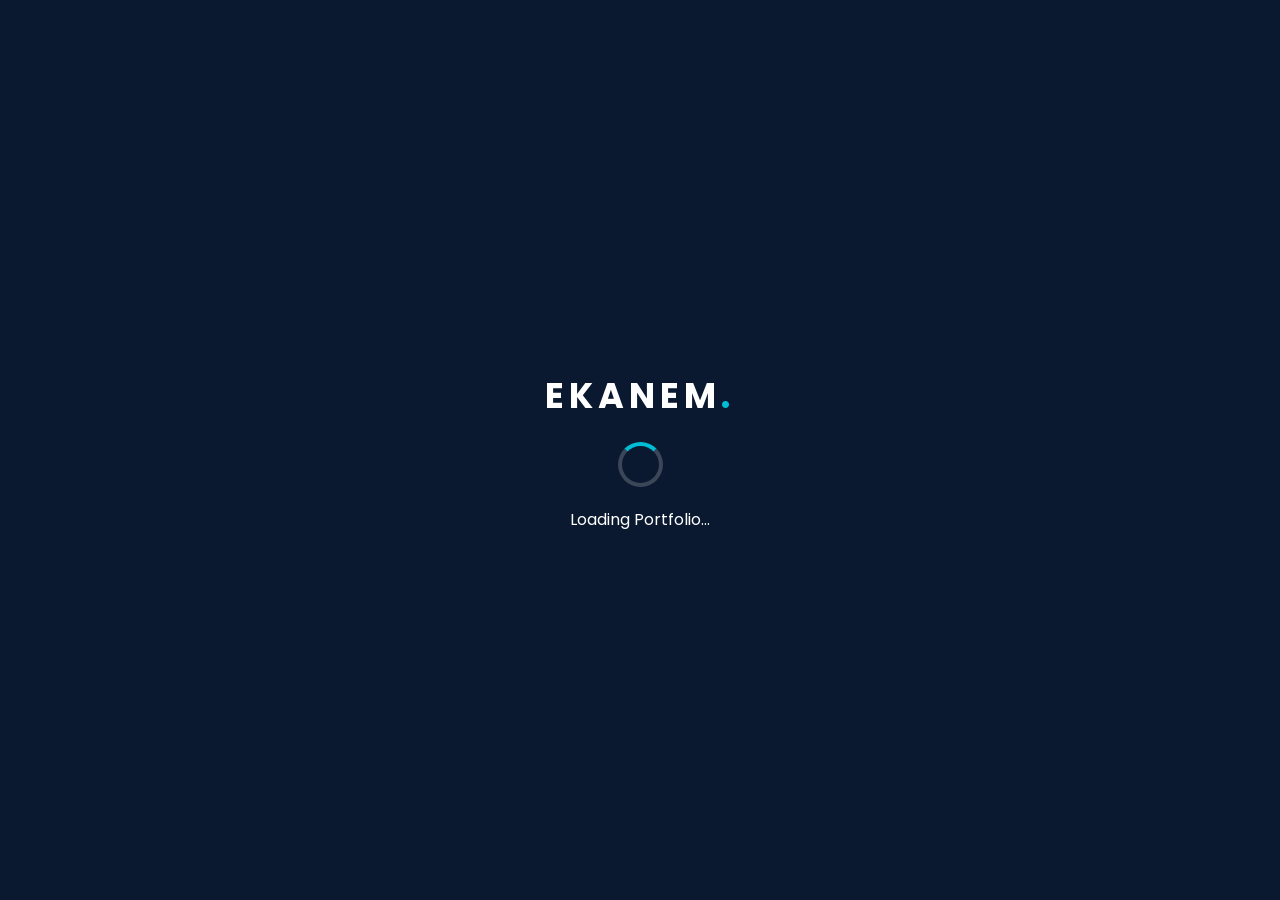
<file: index.html>
<!DOCTYPE html>
<html lang="en">

<head>
    <meta charset="UTF-8">
    <meta name="viewport" content="width=device-width, initial-scale=1.0">

    <title>My Portfolio | Developer</title>

    <!-- CSS -->
    <link rel="stylesheet" href="style.css">

    <!-- Google Fonts -->
    <link rel="preconnect" href="https://fonts.googleapis.com">
    <link rel="preconnect" href="https://fonts.gstatic.com" crossorigin>

    <link href="https://fonts.googleapis.com/css2?family=Poppins:wght@300;400;500;600;700;800&display=swap" rel="stylesheet">

</head>

<body>
    <!-- Preloader -->
<div id="preloader">
    <div class="loader-content">
        <h1>EKANEM<span>.</span></h1>
        <div class="loader"></div>
        <p>Loading Portfolio...</p>
    </div>
</div>

    <!-- Website Content -->
    <!-- NAVIGATION BAR -->
<header>
    <nav class="navbar">

        <a href="#" class="logo">EKANEM<span>.</span></a>

        <div class="menu-toggle" id="menu-toggle">
            ☰
        </div>

        <ul class="nav-links" id="nav-links">
            <li><a href="index.html" class="active">Home</a></li>
            <li><a href="about.html">About</a></li>
            <li><a href="skills.html">Skills</a></li>
            <li><a href="projects.html">Projects</a></li>
            <li><a href="contact.html">Contact</a></li>
        </ul>

        <a href="contact.html" class="nav-btn">Let's Talk</a>

    </nav>
</header>
<!-- HERO SECTION -->
<section class="hero" id="home">
    <div class="hero-content">
        <p class="intro">HELLO, I'M</p>
        <h1>EKANEM EKANEM <span>BASSEY</span></h1>
        <h2>I'm a <span>Full-Stack Developer & Student</span></h2>
        <p class="hero-description">
            I im a 400Level Software Engineering Student at the University of Cross River State,Calabar.
            I am a Full-Stack Developer with a passion for creating beautiful and functional web applications.
            I build modern, responsive and user-friendly web applications.
            I turn creative ideas into functional digital experiences
            using modern technologies.</p>

        <div class="hero-buttons">
            <a href="projects.html" class="primary-btn">View My Projects</a>
            <a href="contact.html" class="secondary-btn">Contact Me</a>
            <a href="/assets/Ekanem_Ekanem_Bassey_CV_Styled.pdf" 
            download class="download-btn">Download My CV <i class="fas fa-download"></i>
</a>
        </div>

        <div class="social-links">
            <a href="https://github.com/Basseysir">GitHub</a>
            <a href="https://linkedin.com/in/ekanem-ekanem-97b476286">LinkedIn</a>
            <a href="https://instagram.com/ekanem_dev">Instagram</a>
        </div>
    </div>

    <div class="hero-image">
        <div class="image-circle">
            <img src="./assets/WhatsApp .jpeg" alt="Ekanem Ekanem Bassey">
        </div>

        <div class="floating-card">
            <span>💻</span>
            <p>Full-Stack Developer</p>
        </div>
    </div>

</section>


    <!-- JavaScript -->
    <script src="script.js"></script>

</body>

</html>
</file>
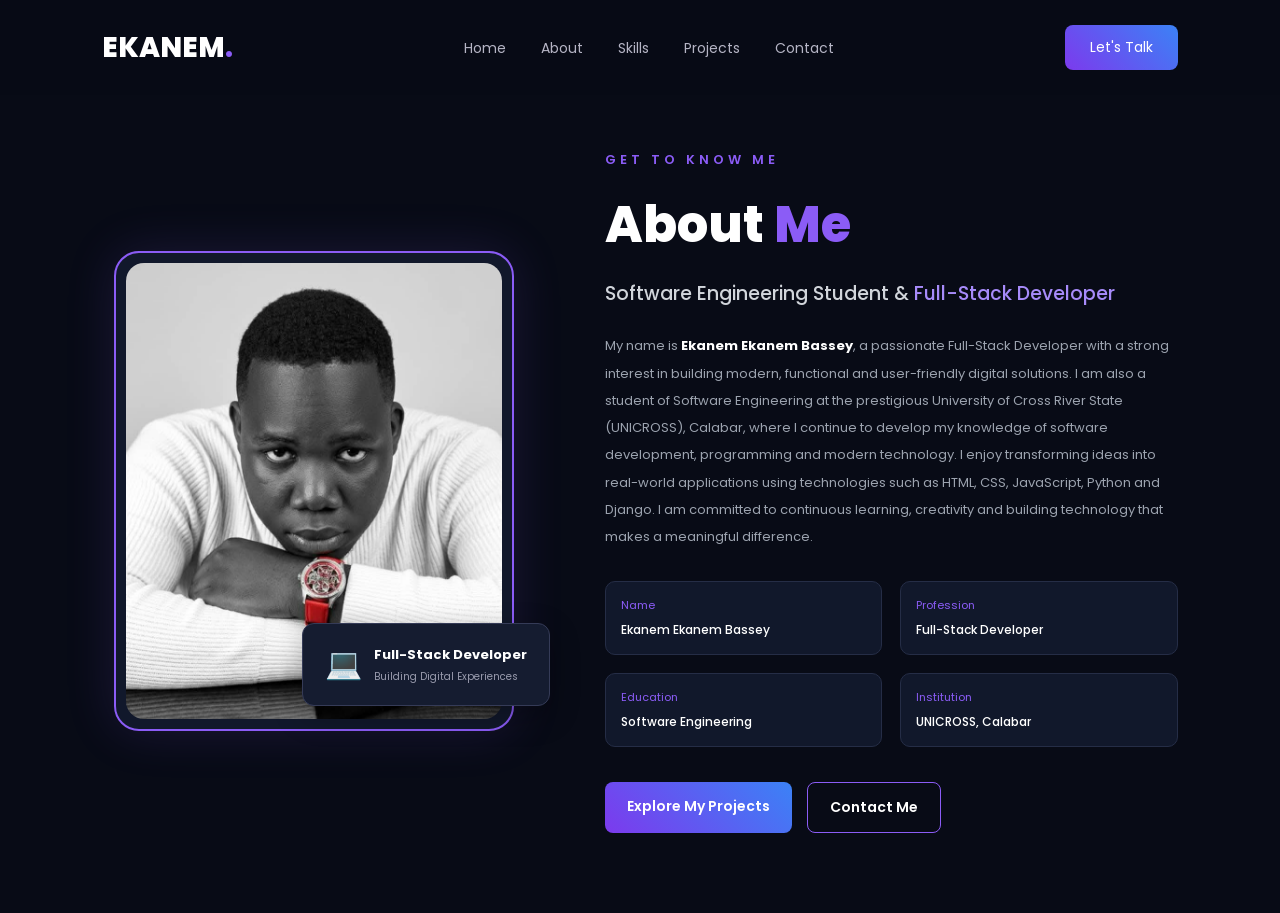
<file: about.html>
<!DOCTYPE html>
<html lang="en">

<head>
    <meta charset="UTF-8">
    <meta name="viewport" content="width=device-width, initial-scale=1.0">

    <title>About Me | Ekanem Ekanem Bassey</title>

    <link rel="stylesheet" href="style.css">

    <link rel="preconnect" href="https://fonts.googleapis.com">
    <link rel="preconnect" href="https://fonts.gstatic.com" crossorigin>

    <link href="https://fonts.googleapis.com/css2?family=Poppins:wght@300;400;500;600;700;800&display=swap" rel="stylesheet">

</head>

<body>

    <!-- NAVIGATION BAR -->

<header>
    <nav class="navbar">

        <a href="index.html" class="logo">EKANEM<span>.</span></a>

        <div class="menu-toggle" id="menu-toggle">
            ☰
        </div>

        <ul class="nav-links" id="nav-links">
            <li><a href="index.html">Home</a></li>
            <li><a href="about.html">About</a></li>
            <li><a href="skills.html">Skills</a></li>
            <li><a href="projects.html">Projects</a></li>
            <li><a href="contact.html">Contact</a></li>
        </ul>

        <a href="contact.html" class="nav-btn">Let's Talk</a>

    </nav>
</header>


<!-- ABOUT SECTION -->

<section class="about-page">

    <div class="about-wrapper">

        <!-- LEFT SIDE: IMAGE -->

        <div class="about-image">

            <div class="image-frame">

        <img src="./assets/WhatsApp Image 2026-11-16 at 4.53.55 PM.jpeg" alt="Ekanem Ekanem Bassey"> </div>

            <div class="image-badge">
                <span>💻</span>
                <div>
                    <h4>Full-Stack Developer</h4>
                    <p>Building Digital Experiences</p>
                </div>
            </div>

        </div>


        <!-- RIGHT SIDE: CONTENT -->

        <div class="about-content">

            <p class="section-tag">GET TO KNOW ME</p>

            <h1>
                About <span>Me</span>
            </h1>

            <h3>
                Software Engineering Student &
                <span>Full-Stack Developer</span>
            </h3>

            <p class="about-description">

                My name is <strong>Ekanem Ekanem Bassey</strong>,
                a passionate Full-Stack Developer with a strong
                interest in building modern, functional and
                user-friendly digital solutions.

                I am also a student of Software Engineering at
                the prestigious University of Cross River State
                (UNICROSS), Calabar, where I continue to develop
                my knowledge of software development,
                programming and modern technology.

                I enjoy transforming ideas into real-world
                applications using technologies such as HTML,
                CSS, JavaScript, Python and Django.

                I am committed to continuous learning,
                creativity and building technology that
                makes a meaningful difference.
                
            </p>


            <!-- PERSONAL INFORMATION -->

            <div class="about-details">

                <div class="detail-item">
                    <span>Name</span>
                    <h4>Ekanem Ekanem Bassey</h4>
                </div>

                <div class="detail-item">
                    <span>Profession</span>
                    <h4>Full-Stack Developer</h4>
                </div>

                <div class="detail-item">
                    <span>Education</span>
                    <h4>Software Engineering</h4>
                </div>

                <div class="detail-item">
                    <span>Institution</span>
                    <h4>UNICROSS, Calabar</h4>
                </div>

            </div>


            <!-- BUTTON -->

            <div class="about-buttons">

                <a href="projects.html" class="primary-btn">
                    Explore My Projects
                </a>

                <a href="contact.html" class="secondary-btn">
                    Contact Me
                </a>

            </div>

        </div>

    </div>

</section>

    <script src="script.js"></script>

</body>

</html>
</file>
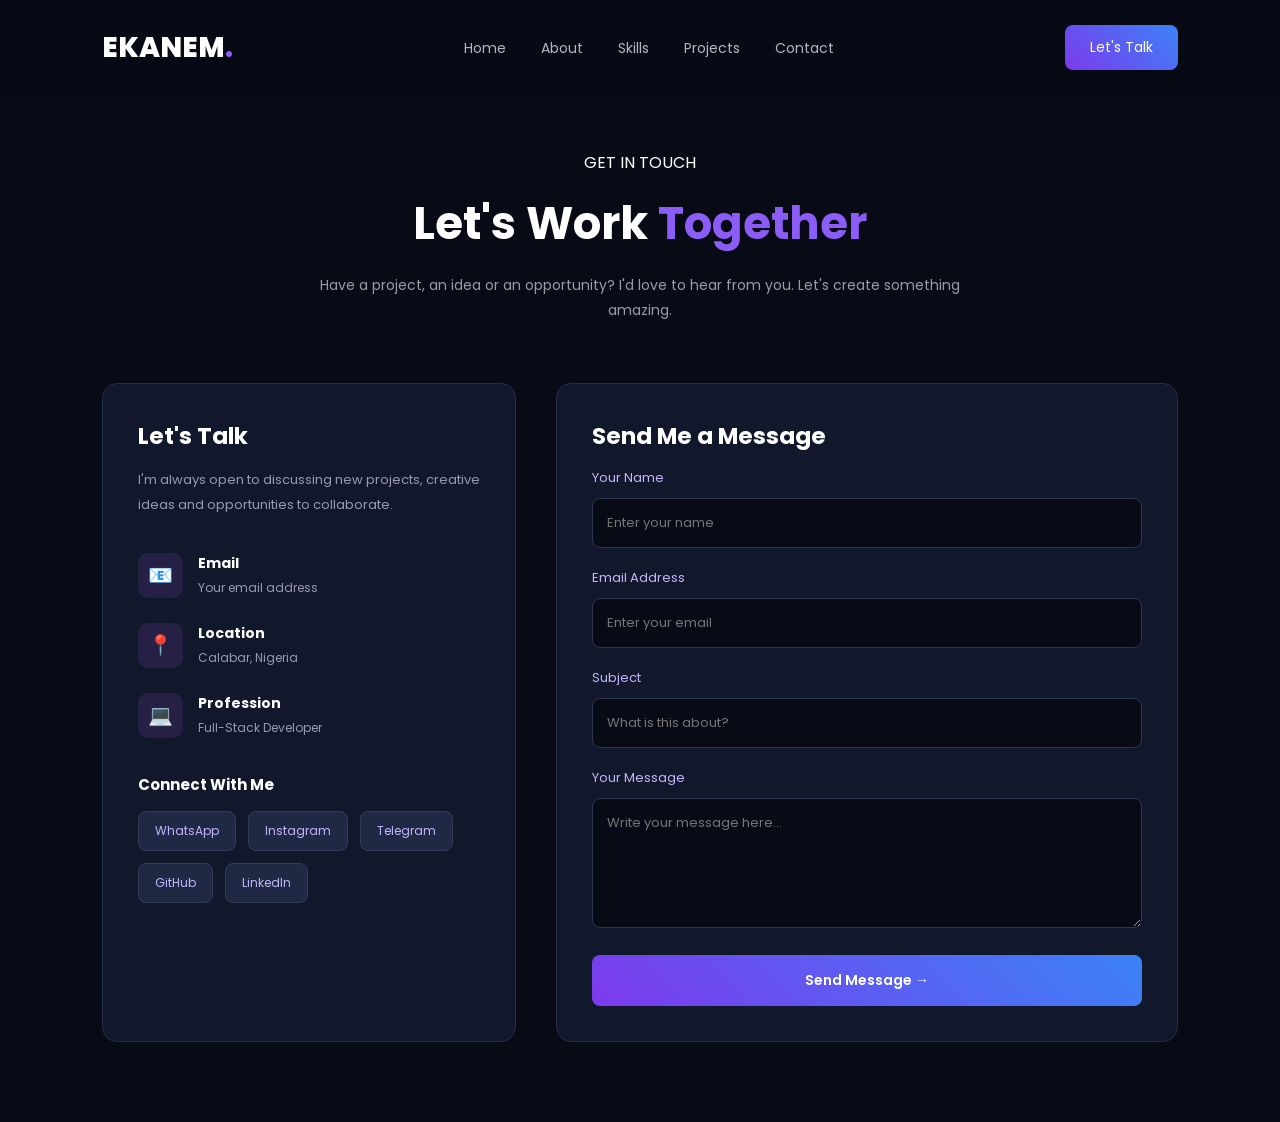
<file: contact.html>
<!DOCTYPE html>
<html lang="en">

<head>
    <meta charset="UTF-8">
    <meta name="viewport" content="width=device-width, initial-scale=1.0">

    <title>Contact Me | Ekanem Ekanem Bassey</title>

    <link rel="stylesheet" href="style.css">

    <link rel="preconnect" href="https://fonts.googleapis.com">
    <link rel="preconnect" href="https://fonts.gstatic.com" crossorigin>

    <link href="https://fonts.googleapis.com/css2?family=Poppins:wght@300;400;500;600;700;800&display=swap" rel="stylesheet">

</head>

<body>

    <!-- NAVIGATION -->

<header>
    <nav class="navbar">

        <a href="index.html" class="logo">EKANEM<span>.</span></a>

        <div class="menu-toggle" id="menu-toggle">
            ☰
        </div>

        <ul class="nav-links" id="nav-links">
            <li><a href="index.html">Home</a></li>
            <li><a href="about.html">About</a></li>
            <li><a href="skills.html">Skills</a></li>
            <li><a href="projects.html">Projects</a></li>
            <li><a href="contact.html">Contact</a></li>
        </ul>

        <a href="contact.html" class="nav-btn">Let's Talk</a>

    </nav>
</header>

    <!-- CONTACT SECTION -->

    <section class="contact-section">

        <div class="contact-heading">

            <p class="section-tag">GET IN TOUCH</p>

            <h1>Let's Work <span>Together</span></h1>

            <p>
                Have a project, an idea or an opportunity?
                I'd love to hear from you. Let's create something amazing.
            </p>

        </div>


        <div class="contact-container">


            <!-- CONTACT INFORMATION -->

            <div class="contact-info">

                <h2>Let's Talk</h2>

                <p>
                    I'm always open to discussing new projects,
                    creative ideas and opportunities to collaborate.
                </p>


                <div class="contact-item">

                    <div class="contact-icon">📧</div>

                    <div>
                        <h4>Email</h4>
                        <p>Your email address</p>
                    </div>

                </div>


                <div class="contact-item">

                    <div class="contact-icon">📍</div>

                    <div>
                        <h4>Location</h4>
                        <p>Calabar, Nigeria</p>
                    </div>

                </div>


                <div class="contact-item">

                    <div class="contact-icon">💻</div>

                    <div>
                        <h4>Profession</h4>
                        <p>Full-Stack Developer</p>
                    </div>

                </div>


                <h3 class="social-heading">Connect With Me</h3>

    <div class="contact-socials">

    <a href="https://wa.me/2348162015678" target="_blank">WhatsApp</a>

    <a href="https://instagram.com/ekanem_dev" target="_blank">Instagram</a>

    <a href="https://t.me/BornForChrist" target="_blank">Telegram</a>

    <a href="https://github.com/Basseysir" target="_blank">GitHub</a>

    <a href="https://linkedin.com/in/ekanem-ekanem-97b476286" target="_blank">LinkedIn</a>

</div>

            </div>


            <!-- CONTACT FORM -->

            <div class="contact-form">

                <h2>Send Me a Message</h2>

                <form id="contactForm">

                    <div class="form-group">

                        <label for="name">Your Name</label>

                        <input type="text" id="name"
                        placeholder="Enter your name" required>

                    </div>


                    <div class="form-group">

                        <label for="email">Email Address</label>

                        <input type="email" id="email"
                        placeholder="Enter your email" required>

                    </div>


                    <div class="form-group">

                        <label for="subject">Subject</label>

                        <input type="text" id="subject"
                        placeholder="What is this about?" required>

                    </div>


                    <div class="form-group">

                        <label for="message">Your Message</label>

                        <textarea id="message" rows="5"
                        placeholder="Write your message here..."
                        required></textarea>

                    </div>


                    <button type="submit" class="send-btn">
                        Send Message →
                    </button>

                    <p id="form-message"></p>

                </form>

            </div>

        </div>

    </section>


    <script src="script.js"></script>

</body>

</html>
</file>
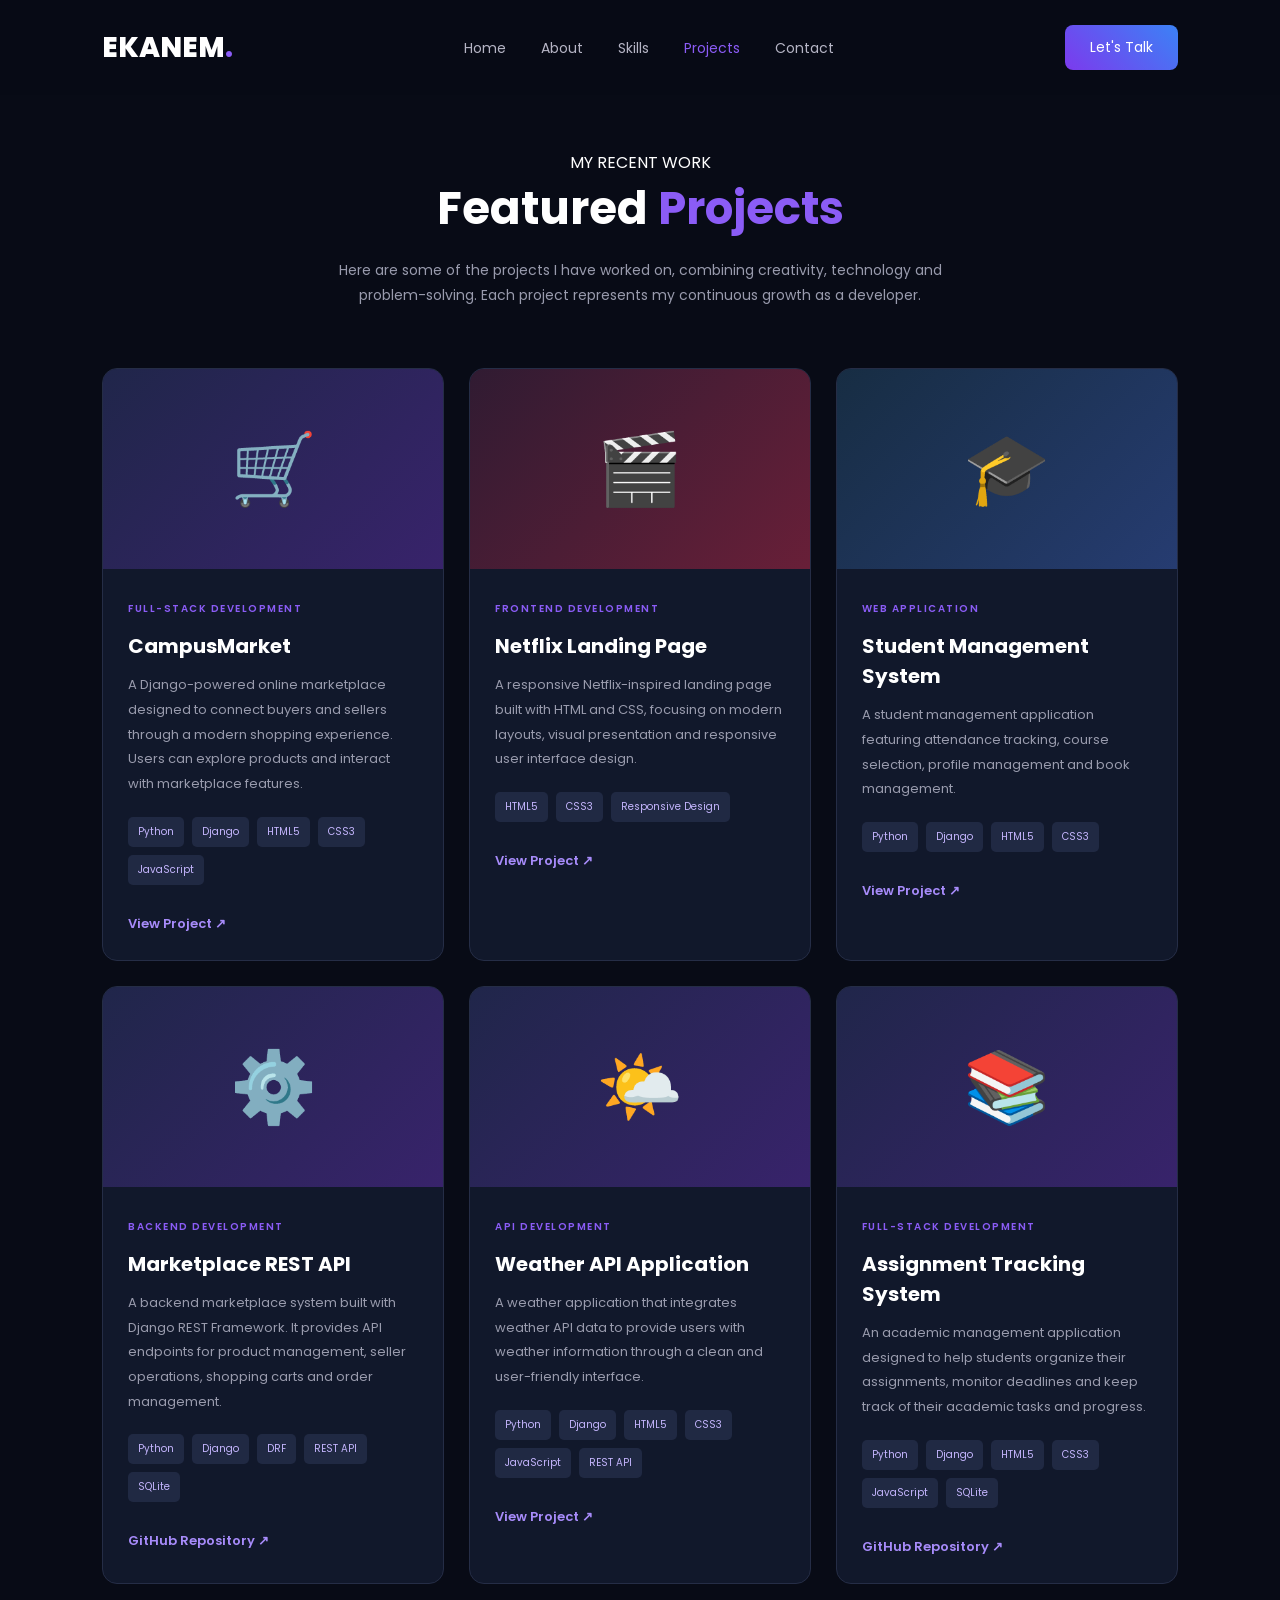
<file: projects.html>
<!DOCTYPE html>

<html lang="en">

<head>     <meta charset="UTF-8">     <meta name="viewport" content="width=device-width, initial-scale=1.0">
<meta name="description" content="Explore the software development projects of Ekanem Ekanem Bassey, including Django applications, REST APIs and responsive websites.">

<title>My Projects | Ekanem Ekanem Bassey</title>

<link rel="stylesheet" href="style.css">

<link rel="preconnect" href="https://fonts.googleapis.com">
<link rel="preconnect" href="https://fonts.gstatic.com" crossorigin>

<link href="https://fonts.googleapis.com/css2?family=Poppins:wght@300;400;500;600;700;800&display=swap" rel="stylesheet">

</head>

<body>

<!-- NAVIGATION -->

<header>
    <nav class="navbar">

        <a href="index.html" class="logo">EKANEM<span>.</span></a>

        <div class="menu-toggle" id="menu-toggle">
            ☰
        </div>

        <ul class="nav-links" id="nav-links">
            <li><a href="index.html">Home</a></li>
            <li><a href="about.html">About</a></li>
            <li><a href="skills.html">Skills</a></li>
            <li><a href="projects.html" class="active">Projects</a></li>
            <li><a href="contact.html">Contact</a></li>
        </ul>

        <a href="contact.html" class="nav-btn">Let's Talk</a>

    </nav>
</header>


<!-- PROJECTS SECTION -->

<section class="projects-section">

    <div class="projects-heading">

        <p class="section-tag">MY RECENT WORK</p>

        <h1>Featured <span>Projects</span></h1>

        <p>
            Here are some of the projects I have worked on,
            combining creativity, technology and problem-solving.
            Each project represents my continuous growth as a developer.
        </p>

    </div>


    <div class="projects-container">


        <!-- PROJECT 1: CAMPUSMARKET -->

        <div class="project-card">

            <div class="project-image project-one">
                <span>🛒</span>
            </div>

            <div class="project-info">

                <span class="project-category">FULL-STACK DEVELOPMENT</span>

                <h2>CampusMarket</h2>

                <p>
                    A Django-powered online marketplace designed
                    to connect buyers and sellers through a modern
                    shopping experience. Users can explore products
                    and interact with marketplace features.
                </p>

                <div class="project-tech">
                    <span>Python</span>
                    <span>Django</span>
                    <span>HTML5</span>
                    <span>CSS3</span>
                    <span>JavaScript</span>
                </div>

                <a href="https://campusmarket-1.onrender.com" target="_blank" rel="noopener noreferrer" class="project-link">
                    View Project ↗
                </a>

            </div>

        </div>


        <!-- PROJECT 2: NETFLIX CLONE -->

        <div class="project-card">

            <div class="project-image project-two">
                <span>🎬</span>
            </div>

            <div class="project-info">

                <span class="project-category">FRONTEND DEVELOPMENT</span>

                <h2>Netflix Landing Page</h2>

                <p>
                    A responsive Netflix-inspired landing page
                    built with HTML and CSS, focusing on modern
                    layouts, visual presentation and responsive
                    user interface design.
                </p>

                <div class="project-tech">
                    <span>HTML5</span>
                    <span>CSS3</span>
                    <span>Responsive Design</span>
                </div>

                <!-- Replace # with your project URL -->

                <a href="https://github.com/Basseysir/Netflix-Landing-Page" class="project-link">
                    View Project ↗
                </a>

            </div>

        </div>


        <!-- PROJECT 3: STUDENT MANAGEMENT SYSTEM -->

        <div class="project-card">

            <div class="project-image project-three">
                <span>🎓</span>
            </div>

            <div class="project-info">

                <span class="project-category">WEB APPLICATION</span>

                <h2>Student Management System</h2>

                <p>
                    A student management application featuring
                    attendance tracking, course selection,
                    profile management and book management.
                </p>

                <div class="project-tech">
                    <span>Python</span>
                    <span>Django</span>
                    <span>HTML5</span>
                    <span>CSS3</span>
                </div>

                <a href="https://basseysir.github.io/SEN-E-Learning-VC/" target="_blank" rel="noopener noreferrer" class="project-link">
                    View Project ↗
                </a>

            </div>

        </div>


        <!-- PROJECT 4: MARKETPLACE API -->

        <div class="project-card">

            <div class="project-image project-four">
                <span>⚙️</span>
            </div>

            <div class="project-info">

                <span class="project-category">BACKEND DEVELOPMENT</span>

                <h2>Marketplace REST API</h2>

                <p>
                    A backend marketplace system built with Django
                    REST Framework. It provides API endpoints for
                    product management, seller operations, shopping
                    carts and order management.
                </p>

                <div class="project-tech">
                    <span>Python</span>
                    <span>Django</span>
                    <span>DRF</span>
                    <span>REST API</span>
                    <span>SQLite</span>
                </div>

                <!-- Add your Marketplace API GitHub URL here -->

                <a href="https://github.com/Basseysir/MarketplaceAPI" class="project-link">
                    GitHub Repository ↗
                </a>

            </div>

        </div>


        <!-- PROJECT 5: WEATHER API -->

        <div class="project-card">

            <div class="project-image project-five">
                <span>🌤️</span>
            </div>

            <div class="project-info">

                <span class="project-category">API DEVELOPMENT</span>

                <h2>Weather API Application</h2>

                <p>
                    A weather application that integrates weather
                    API data to provide users with weather
                    information through a clean and user-friendly
                    interface.
                </p>

                <div class="project-tech">
                    <span>Python</span>
                    <span>Django</span>
                    <span>HTML5</span>
                    <span>CSS3</span>
                    <span>JavaScript</span>
                    <span>REST API</span>
                </div>

                <!-- Add your Weather API project URL here -->

                <a href="https://github.com/Basseysir/Weather-Project" class="project-link">
                    View Project ↗
                </a>

            </div>

        </div>


        <!-- PROJECT 6: ASSIGNMENT TRACKING SYSTEM -->

        <div class="project-card">

            <div class="project-image project-six">
                <span>📚</span>
            </div>

            <div class="project-info">

                <span class="project-category">FULL-STACK DEVELOPMENT</span>

                <h2>Assignment Tracking System</h2>

                <p>
                    An academic management application designed
                    to help students organize their assignments,
                    monitor deadlines and keep track of their
                    academic tasks and progress.
                </p>

                <div class="project-tech">
                    <span>Python</span>
                    <span>Django</span>
                    <span>HTML5</span>
                    <span>CSS3</span>
                    <span>JavaScript</span>
                    <span>SQLite</span>
                </div>

                <!-- Add your Assignment Tracking System URL here -->

                <a href="https://github.com/Basseysir/Assignment-Trackinf-System" class="project-link">
                    GitHub Repository ↗
                </a>

            </div>

        </div>


    </div>

</section>


<script src="script.js"></script>
</body>

</html>
</file>
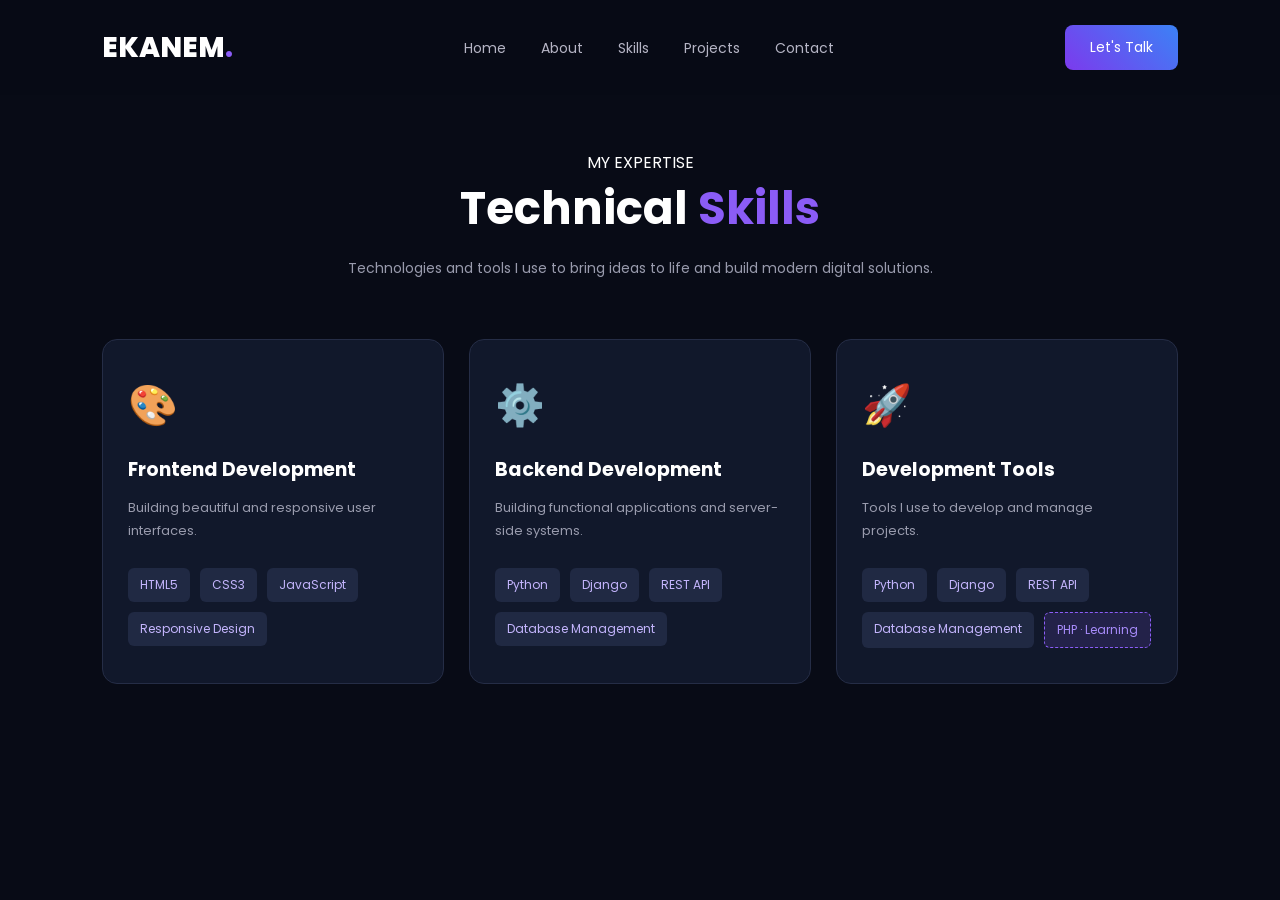
<file: skills.html>
<!DOCTYPE html>
<html lang="en">

<head>
    <meta charset="UTF-8">
    <meta name="viewport" content="width=device-width, initial-scale=1.0">

    <title>My Skills | Ekanem Ekanem Bassey</title>

    <link rel="stylesheet" href="style.css">

    <link rel="preconnect" href="https://fonts.googleapis.com">
    <link rel="preconnect" href="https://fonts.gstatic.com" crossorigin>

    <link href="https://fonts.googleapis.com/css2?family=Poppins:wght@300;400;500;600;700;800&display=swap" rel="stylesheet">

</head>

<body>

    <!-- NAVIGATION -->

<header>
    <nav class="navbar">

        <a href="index.html" class="logo">EKANEM<span>.</span></a>

        <div class="menu-toggle" id="menu-toggle">
            ☰
        </div>

        <ul class="nav-links" id="nav-links">
            <li><a href="index.html">Home</a></li>
            <li><a href="about.html">About</a></li>
            <li><a href="skills.html">Skills</a></li>
            <li><a href="projects.html">Projects</a></li>
            <li><a href="contact.html">Contact</a></li>
        </ul>

        <a href="contact.html" class="nav-btn">Let's Talk</a>

    </nav>
</header>


    <!-- SKILLS SECTION -->

    <section class="skills-section">

        <div class="skills-heading">

            <p class="section-tag">MY EXPERTISE</p>

            <h1>Technical <span>Skills</span></h1>

            <p>
                Technologies and tools I use to bring ideas
                to life and build modern digital solutions.
            </p>

        </div>


        <div class="skills-container">

            <!-- FRONTEND -->

            <div class="skill-card">

                <div class="skill-icon">🎨</div>

                <h2>Frontend Development</h2>

                <p>Building beautiful and responsive user interfaces.</p>

                <div class="skill-list">
                    <span>HTML5</span>
                    <span>CSS3</span>
                    <span>JavaScript</span>
                    <span>Responsive Design</span>
                </div>

            </div>


            <!-- BACKEND -->

            <div class="skill-card">

                <div class="skill-icon">⚙️</div>

                <h2>Backend Development</h2>

                <p>Building functional applications and server-side systems.</p>

                <div class="skill-list">
                    <span>Python</span>
                    <span>Django</span>
                    <span>REST API</span>
                    <span>Database Management</span>
                </div>

            </div>


            <!-- TOOLS -->

            <div class="skill-card">

                <div class="skill-icon">🚀</div>

                <h2>Development Tools</h2>

                <p>Tools I use to develop and manage projects.</p>

            <div class="skill-list">
                    <span>Python</span>
                    <span>Django</span>
                    <span>REST API</span>
                    <span>Database Management</span>
                    <span class="learning-skill">PHP · Learning</span>
            </div>

            </div>

        </div>

    </section>


    <script src="script.js"></script>

</body>

</html>
</file>
<file: style.css>
/* GENERAL SETTINGS */

* {
    margin: 0;
    padding: 0;
    box-sizing: border-box;
    text-decoration: none;
    list-style: none;
    scroll-behavior: smooth;
}

body {
    font-family: 'Poppins', sans-serif;
    background: #080b16;
    color: white;
}

/* NAVIGATION BAR */

header {
    width: 100%;
    padding: 25px 8%;
    position: fixed;
    top: 0;
    left: 0;
    z-index: 1000;
    background: rgba(8, 11, 22, 0.9);
    backdrop-filter: blur(15px);
}

.navbar {
    display: flex;
    justify-content: space-between;
    align-items: center;
}

/* LOGO */

.logo {
    font-size: 28px;
    font-weight: 800;
    color: white;
}

.logo span {
    color: #8b5cf6;
}

/* NAVIGATION LINKS */

.nav-links {
    display: flex;
    gap: 35px;
}

.nav-links a {
    color: #b5b5c5;
    font-size: 14px;
    transition: 0.3s;
}

.nav-links a:hover,
.nav-links a.active {
    color: #8b5cf6;
}

/* CONTACT BUTTON */

.nav-btn {
    background: linear-gradient(45deg, #7c3aed, #3b82f6);
    padding: 12px 25px;
    border-radius: 8px;
    color: white;
    font-size: 14px;
    transition: 0.3s;
}

.nav-btn:hover {
    transform: translateY(-3px);
    box-shadow: 0 5px 20px rgba(124, 58, 237, 0.4);
}

/* HERO SECTION */

.hero {
    min-height: 100vh;
    padding: 150px 8% 80px;

    display: flex;
    align-items: center;
    justify-content: space-between;

    gap: 50px;
}

/* HERO CONTENT */

.hero-content {
    max-width: 650px;
}

.intro {
    color: #8b5cf6;
    font-size: 16px;
    font-weight: 600;
    letter-spacing: 5px;
    margin-bottom: 15px;
}

.hero-content h1 {
    font-size: 55px;
    font-weight: 800;
    line-height: 1.2;
    margin-bottom: 20px;
}

.hero-content h1 span {
    color: #8b5cf6;
}

.hero-content h2 {
    font-size: 25px;
    color: #b5b5c5;
    margin-bottom: 20px;
}

.hero-content h2 span {
    color: #8b5cf6;
}

.hero-description {
    color: #999bad;
    line-height: 1.9;
    font-size: 15px;
    max-width: 550px;
    margin-bottom: 30px;
}

/* HERO BUTTONS */

.hero-buttons {
    display: flex;
    gap: 20px;
    margin-bottom: 35px;
}

.primary-btn,
.secondary-btn {
    padding: 14px 25px;
    border-radius: 8px;
    font-size: 14px;
    font-weight: 600;
    transition: 0.3s;
}

.primary-btn {
    background: linear-gradient(45deg, #7c3aed, #3b82f6);
    color: white;
}

.secondary-btn {
    border: 1px solid #8b5cf6;
    color: white;
}

.primary-btn:hover,
.secondary-btn:hover {
    transform: translateY(-5px);
}

/* SOCIAL LINKS */

.social-links {
    display: flex;
    gap: 25px;
}

.social-links a {
    color: #999bad;
    font-size: 14px;
    transition: 0.3s;
}

.social-links a:hover {
    color: #8b5cf6;
}

/* PROFILE IMAGE */

.hero-image {
    position: relative;
    display: flex;
    justify-content: center;
    align-items: center;
}

.image-circle {
    width: 350px;
    height: 350px;
    border-radius: 50%;
    border: 3px solid #8b5cf6;
    padding: 10px;
    box-shadow: 0 0 50px rgba(139, 92, 246, 0.3);
}

.image-circle img {
    width: 100%;
    height: 100%;
    object-fit: cover;
    object-position: center 20%;
    border-radius: 50%;
}

/* FLOATING CARD */

.floating-card {
    position: absolute;
    bottom: 20px;
    left: -50px;

    display: flex;
    align-items: center;
    gap: 10px;

    background: #151a2e;
    padding: 15px 20px;
    border: 1px solid #30364f;
    border-radius: 12px;
}

.floating-card span {
    font-size: 25px;
}

.floating-card p {
    font-size: 12px;
    color: #b5b5c5;
}


/* =================================
PROFESSIONAL ABOUT PAGE
================================= */

.about-page {
    min-height: 100vh;
    padding: 150px 8% 80px;
    background: #080b16;
    display: flex;
    align-items: center;
}

.about-wrapper {
    width: 100%;
    max-width: 1250px;
    margin: auto;

    display: grid;
    grid-template-columns: 0.85fr 1.15fr;
    align-items: center;
    gap: 80px;
}


/* IMAGE SECTION */

.about-image {
    position: relative;
    display: flex;
    justify-content: center;
    align-items: center;
}

.image-frame {
    width: 100%;
    max-width: 400px;
    height: 480px;
    padding: 10px;
    border: 2px solid #8b5cf6;
    border-radius: 25px;
    background: #11182b;
    box-shadow: 0 0 50px rgba(139, 92, 246, 0.15);
}

.image-frame img {
    width: 100%;
    height: 100%;
    object-fit: cover;
    object-position: center 25%;
    border-radius: 18px;
}


/* FLOATING IMAGE BADGE */

.image-badge {
    position: absolute;
    bottom: 25px;
    right: -25px;
    display: flex;
    align-items: center;
    gap: 12px;
    padding: 18px 22px;
    background: #151c30;
    border: 1px solid #353b57;
    border-radius: 12px;

    box-shadow: 0 10px 30px rgba(0, 0, 0, 0.3);
}

.image-badge span {
    font-size: 30px;
}

.image-badge h4 {
    color: white;
    font-size: 13px;
}

.image-badge p {
    color: #999bad;
    font-size: 10px;
    margin-top: 4px;
}


/* ABOUT CONTENT */

.about-content {
    width: 100%;
}

.about-content .section-tag {
    color: #8b5cf6;
    font-size: 13px;
    font-weight: 600;
    letter-spacing: 4px;
    margin-bottom: 18px;
}

.about-content h1 {
    font-size: 50px;
    font-weight: 800;
    color: white;
    margin-bottom: 15px;
}

.about-content h1 span {
    color: #8b5cf6;
}

.about-content h3 {
    font-size: 19px;
    font-weight: 500;
    color: #d1d5db;
    line-height: 1.7;
    margin-bottom: 22px;
}

.about-content h3 span {
    color: #a78bfa;
}


/* BIOGRAPHY */

.about-description {
    color: #9ca3af;
    font-size: 13px;
    line-height: 2.1;
    margin-bottom: 30px;
}

.about-description strong {
    color: white;
}


/* PERSONAL DETAILS */

.about-details {
    display: grid;
    grid-template-columns: 1fr 1fr;
    gap: 18px;
    margin-bottom: 35px;
}

.detail-item {
    padding: 15px;
    background: #11182b;
    border: 1px solid #252d46;
    border-radius: 10px;
}

.detail-item span {
    display: block;
    color: #8b5cf6;
    font-size: 11px;
    margin-bottom: 7px;
}

.detail-item h4 {
    color: white;
    font-size: 12px;
    font-weight: 500;
}


/* BUTTONS */

.about-buttons {
    display: flex;
    gap: 15px;
    flex-wrap: wrap;
}

.about-buttons .primary-btn,
.about-buttons .secondary-btn {
    display: inline-block;
    padding: 14px 22px;
}


/* RESPONSIVE DESIGN */

@media (max-width: 1000px) {

    .about-wrapper {
        gap: 40px;
    }
    .about-content h1 {
        font-size: 40px;
    }
    .image-frame {
        height: 400px;
    }
}


@media (max-width: 768px) {

    .about-page {
        padding: 130px 6% 60px;
    }
    .about-wrapper {
        grid-template-columns: 1fr;
        gap: 60px;
    }
    .image-frame {
        max-width: 350px;
        height: 400px;
    }
    .image-badge {
        right: 0;
    }
    .about-content h1 {
        font-size: 38px;
    }
    .about-content h3 {
        font-size: 17px;
    }
    .about-details {
        grid-template-columns: 1fr 1fr;
    }

}


@media (max-width: 480px) {

    .about-details {
        grid-template-columns: 1fr;
    }
    .about-buttons {
        flex-direction: column;
    }
    .about-buttons a {
        text-align: center;
    }

}

/* ==============================
   PROJECTS PAGE
============================== */

.projects-section {
    min-height: 100vh;
    padding: 150px 8% 80px;
    background: #080b16;
}

/* HEADING */

.projects-heading {
    text-align: center;
    max-width: 650px;
    margin: 0 auto 60px;
}

.projects-heading h1 {
    font-size: 45px;
    margin-bottom: 15px;
}

.projects-heading h1 span {
    color: #8b5cf6;
}

.projects-heading > p:last-child {
    color: #999bad;
    font-size: 14px;
    line-height: 1.8;
}

/* PROJECT CONTAINER */

.projects-container {
    display: grid;
    grid-template-columns: repeat(3, 1fr);
    gap: 25px;
}

/* PROJECT CARD */

.project-card {
    background: #11182b;
    border: 1px solid #252d46;
    border-radius: 15px;
    overflow: hidden;
    transition: 0.4s;
}

.project-card:hover {
    transform: translateY(-10px);
    border-color: #8b5cf6;
    box-shadow: 0 15px 40px rgba(139, 92, 246, 0.15);
}

/* PROJECT IMAGE */

.project-image {
    height: 200px;

    display: flex;
    justify-content: center;
    align-items: center;

    font-size: 70px;

    background: linear-gradient(
        135deg,
        #20264a,
        #38236b
    );
}

.project-two {
    background: linear-gradient(135deg, #301b32, #681f38);
}

.project-three {
    background: linear-gradient(135deg, #172d43, #263c71);
}

/* PROJECT INFORMATION */

.project-info {
    padding: 25px;
}

.project-category {
    color: #8b5cf6;
    font-size: 10px;
    font-weight: 600;
    letter-spacing: 1.5px;
}

.project-info h2 {
    font-size: 20px;
    margin: 12px 0;
}

.project-info p {
    color: #999bad;
    font-size: 13px;
    line-height: 1.9;
    margin-bottom: 20px;
}

/* TECHNOLOGY TAGS */

.project-tech {
    display: flex;
    flex-wrap: wrap;
    gap: 8px;
    margin-bottom: 25px;
}

.project-tech span {
    background: #202943;
    color: #c4b5fd;
    padding: 7px 10px;
    border-radius: 5px;
    font-size: 10px;
}

/* PROJECT LINK */

.project-link {
    color: #a78bfa;
    font-size: 13px;
    font-weight: 600;
    transition: 0.3s;
}

.project-link:hover {
    color: white;
    letter-spacing: 1px;
}


/* RESPONSIVE DESIGN */

@media (max-width: 1000px) {

    .projects-container {
        grid-template-columns: repeat(2, 1fr);
    }

}

@media (max-width: 650px) {

    .projects-container {
        grid-template-columns: 1fr;
    }

    .projects-heading h1 {
        font-size: 35px;
    }

}

/* SKILLS SECTION */

.skills-section {
    min-height: 100vh;
    padding: 150px 8% 80px;
    background: #080b16;
}

/* SKILLS HEADING */

.skills-heading {
    text-align: center;
    margin-bottom: 60px;
}

.skills-heading h1 {
    font-size: 45px;
    margin-bottom: 15px;
}

.skills-heading h1 span {
    color: #8b5cf6;
}

.skills-heading > p:last-child {
    color: #999bad;
    font-size: 14px;
}

/* SKILLS CONTAINER */

.skills-container {
    display: grid;
    grid-template-columns: repeat(3, 1fr);
    gap: 25px;
}

/* SKILL CARDS */

.skill-card {
    background: #11182b;
    padding: 35px 25px;
    border: 1px solid #252d46;
    border-radius: 15px;
    transition: 0.4s;
}

.skill-card:hover {
    transform: translateY(-10px);
    border-color: #8b5cf6;
    box-shadow: 0 10px 35px rgba(139, 92, 246, 0.15);
}

.skill-icon {
    font-size: 40px;
    margin-bottom: 20px;
}

.skill-card h2 {
    font-size: 19px;
    margin-bottom: 12px;
}

.skill-card > p {
    color: #999bad;
    font-size: 13px;
    line-height: 1.8;
    margin-bottom: 25px;
}

/* SKILL TAGS */

.skill-list {
    display: flex;
    flex-wrap: wrap;
    gap: 10px;
}

.skill-list span {
    background: #202943;
    color: #c4b5fd;
    padding: 8px 12px;
    border-radius: 6px;
    font-size: 12px;
}
/* CURRENTLY LEARNING */

.learning-skill {
    background: rgba(139, 92, 246, 0.15) !important;
    color: #a78bfa !important;
    border: 1px dashed #8b5cf6;
}

/* ==============================
   CONTACT PAGE
============================== */

.contact-section {
    min-height: 100vh;
    padding: 150px 8% 80px;
    background: #080b16;
}

/* HEADING */

.contact-heading {
    text-align: center;
    max-width: 650px;
    margin: 0 auto 60px;
}

.contact-heading h1 {
    font-size: 45px;
    margin: 15px 0;
}

.contact-heading h1 span {
    color: #8b5cf6;
}

.contact-heading > p:last-child {
    color: #999bad;
    font-size: 14px;
    line-height: 1.8;
}

/* CONTAINER */

.contact-container {
    display: grid;
    grid-template-columns: 0.8fr 1.2fr;
    gap: 40px;
    max-width: 1100px;
    margin: auto;
}

/* CONTACT INFORMATION */

.contact-info {
    background: #11182b;
    padding: 35px;
    border: 1px solid #252d46;
    border-radius: 15px;
}

.contact-info h2,
.contact-form h2 {
    font-size: 23px;
    margin-bottom: 15px;
}

.contact-info > p {
    color: #999bad;
    font-size: 13px;
    line-height: 1.9;
    margin-bottom: 35px;
}

.contact-item {
    display: flex;
    align-items: center;
    gap: 15px;
    margin-bottom: 25px;
}

.contact-icon {
    width: 45px;
    height: 45px;
    display: flex;
    align-items: center;
    justify-content: center;
    background: #252044;
    border-radius: 10px;
    font-size: 20px;
}

.contact-item h4 {
    font-size: 14px;
    margin-bottom: 5px;
}

.contact-item p {
    color: #999bad;
    font-size: 12px;
}

/* SOCIAL LINKS */

.social-heading {
    font-size: 15px;
    margin: 35px 0 15px;
}

.contact-socials {
    display: flex;
    flex-wrap: wrap;
    gap: 12px;
}

.contact-socials a {
    color: #a78bfa;
    font-size: 12px;
    padding: 9px 14px;
    background: #252044;
    border-radius: 6px;
    transition: 0.3s;
}

.contact-socials a:hover {
    background: #8b5cf6;
    color: white;
}

/* CONTACT FORM */

.contact-form {
    background: #11182b;
    padding: 35px;
    border: 1px solid #252d46;
    border-radius: 15px;
}

.form-group {
    margin-bottom: 20px;
}

.form-group label {
    display: block;
    color: #c4b5fd;
    font-size: 13px;
    margin-bottom: 10px;
}

.form-group input,
.form-group textarea {
    width: 100%;
    padding: 14px;
    background: #080b16;
    border: 1px solid #30364f;
    border-radius: 8px;
    outline: none;
    color: white;
    font-family: 'Poppins', sans-serif;
    font-size: 13px;
    transition: 0.3s;
}

.form-group input:focus,
.form-group textarea:focus {
    border-color: #8b5cf6;
    box-shadow: 0 0 10px rgba(139, 92, 246, 0.15);
}

.form-group textarea {
    resize: vertical;
}

/* SEND BUTTON */

.send-btn {
    width: 100%;
    padding: 15px;
    border: none;
    border-radius: 8px;
    background: linear-gradient(45deg, #7c3aed, #3b82f6);
    color: white;
    font-family: 'Poppins', sans-serif;
    font-size: 14px;
    font-weight: 600;
    cursor: pointer;
    transition: 0.3s;
}

.send-btn:hover {
    transform: translateY(-3px);
    box-shadow: 0 5px 20px rgba(124, 58, 237, 0.3);
}


/* RESPONSIVE DESIGN */

@media (max-width: 850px) {

    .contact-container {
        grid-template-columns: 1fr;
    }

}

@media (max-width: 500px) {

    .contact-heading h1 {
        font-size: 32px;
    }

    .contact-info,
    .contact-form {
        padding: 25px 20px;
    }

}

/* SOCIAL MEDIA BUTTONS */

.contact-socials a {
    color: #c4b5fd;
    font-size: 12px;
    padding: 10px 16px;
    background: #202943;
    border: 1px solid #343b58;
    border-radius: 8px;
    transition: 0.3s;
}

.contact-socials a:hover {
    background: #8b5cf6;
    color: white;
    border-color: #8b5cf6;
    transform: translateY(-4px);
}
.download-btn {
    display: inline-block;
    padding: 12px 25px;
    background: #007bff;
    color: white;
    text-decoration: none;
    border-radius: 8px;
    font-weight: bold;
    transition: 0.3s ease;
}

.download-btn:hover {
    background: #0056b3;
    transform: translateY(-3px);
}
/* PRELOADER
/* =========================
   PRELOADER
========================= */

#preloader {
    position: fixed;
    top: 0;
    left: 0;
    width: 100%;
    height: 100vh;
    background: #0a192f;
    z-index: 99999;
    display: flex;
    justify-content: center;
    align-items: center;
    opacity: 1;
    visibility: visible;
    transition: opacity 0.6s ease, visibility 0.6s ease;
}

.loader-content {
    text-align: center;
    color: white;
}

.loader-content h1 {
    font-size: 35px;
    letter-spacing: 5px;
}

.loader-content h1 span {
    color: #00bcd4;
}

.loader {
    width: 45px;
    height: 45px;
    border: 4px solid rgba(255, 255, 255, 0.2);
    border-top: 4px solid #00bcd4;
    border-radius: 50%;
    animation: spin 1s linear infinite;
    margin: 20px auto;
}

@keyframes spin {
    to {
        transform: rotate(360deg);
    }
}

#preloader.hide {
    opacity: 0;
    visibility: hidden;
    pointer-events: none;
}

/* RESPONSIVE NAVIGATION */

.menu-toggle {
    display: none;
    font-size: 30px;
    color: white;
    cursor: pointer;
}

/* TABLET AND MOBILE */

@media (max-width: 768px) {

    .navbar {
        position: relative;
        padding: 20px 5%;
    }

    .menu-toggle {
        display: block;
    }

    .nav-links {
        display: none;
        position: absolute;
        top: 100%;
        left: 0;
        width: 100%;
        background: #080b16;
        flex-direction: column;
        align-items: center;
        gap: 25px;
        padding: 30px 0;
        z-index: 1000;
        border-top: 1px solid #252d46;
    }

    .nav-links.active {
        display: flex;
    }

    .nav-btn {
        display: none;
    }

}

/* =================================
   RESPONSIVE HERO SECTION
================================= */

/* TABLETS */

@media (max-width: 1024px) {

    .hero {
        padding: 120px 5% 60px;
        gap: 30px;
    }

    .hero-content h1 {
        font-size: 38px;
    }

    .hero-content h2 {
        font-size: 22px;
    }

    .hero-image {
        width: 40%;
    }

    .image-circle {
        width: 300px;
        height: 300px;
    }

}

/* MOBILE PHONES */

@media (max-width: 768px) {

    .hero {
        flex-direction: column;
        text-align: center;
        padding: 120px 6% 60px;
        gap: 50px;
    }

    .hero-content {
        width: 100%;
    }

    .hero-content h1 {
        font-size: 32px;
        line-height: 1.4;
    }

    .hero-content h2 {
        font-size: 19px;
        margin-top: 15px;
    }

    .hero-description {
        font-size: 13px;
        line-height: 1.9;
    }

    .hero-buttons {
        display: flex;
        flex-direction: column;
        align-items: center;
        gap: 15px;
    }

    .hero-buttons a {
        width: 100%;
        max-width: 280px;
        text-align: center;
    }

    .social-links {
        justify-content: center;
        flex-wrap: wrap;
        gap: 20px;
    }

    .hero-image {
        width: 100%;
        display: flex;
        justify-content: center;
    }

    .image-circle {
        width: 260px;
        height: 260px;
    }

    .floating-card {
        right: 0;
    }

}

/* RESPONSIVE SKILLS PAGE */

/* TABLETS */
@media (max-width: 1024px) {

    .skills-container {
        grid-template-columns: repeat(2, 1fr);
        gap: 20px;
    }

}

/* MOBILE PHONES */
@media (max-width: 768px) {

    .skills-container {
        grid-template-columns: 1fr;
        gap: 20px;
    }

    .skill-card {
        padding: 25px 20px;
    }

    .skill-icon {
        font-size: 35px;
    }

    .skill-card h2 {
        font-size: 18px;
    }

    .skill-card > p {
        font-size: 13px;
    }

    .skill-list {
        gap: 8px;
    }

    .skill-list span {
        font-size: 11px;
        padding: 7px 10px;
    }

}

/* =================================
RESPONSIVE PROJECTS PAGE
================================= */

/* TABLETS */
@media (max-width: 1024px) {

    .projects-container {
        grid-template-columns: repeat(2, 1fr);
        gap: 20px;
    }

}

/* MOBILE PHONES */
@media (max-width: 768px) {

    .projects-container {
        grid-template-columns: 1fr;
        gap: 25px;
    }

    .project-card {
        width: 100%;
    }

    .project-card img {
        width: 100%;
        height: auto;
        object-fit: cover;
    }

    .project-card h2 {
        font-size: 19px;
    }

    .project-card p {
        font-size: 13px;
        line-height: 1.8;
    }

    .project-card a {
        display: inline-block;
        margin-top: 10px;
    }

}

/* FIX MOBILE HERO INTRO TEXT */

@media (max-width: 768px) {

    .hero {
        overflow: visible;
        min-height: 100vh;
        height: auto;
    }

    .hero-content {
        overflow: visible;
    }

    .hero-content .intro {
        display: block;
        height: auto;
        overflow: visible;
        line-height: 1.8;
        margin-top: 15px;
        margin-bottom: 15px;
        padding: 5px 0;
        transform: none;
    }

}
</file>
